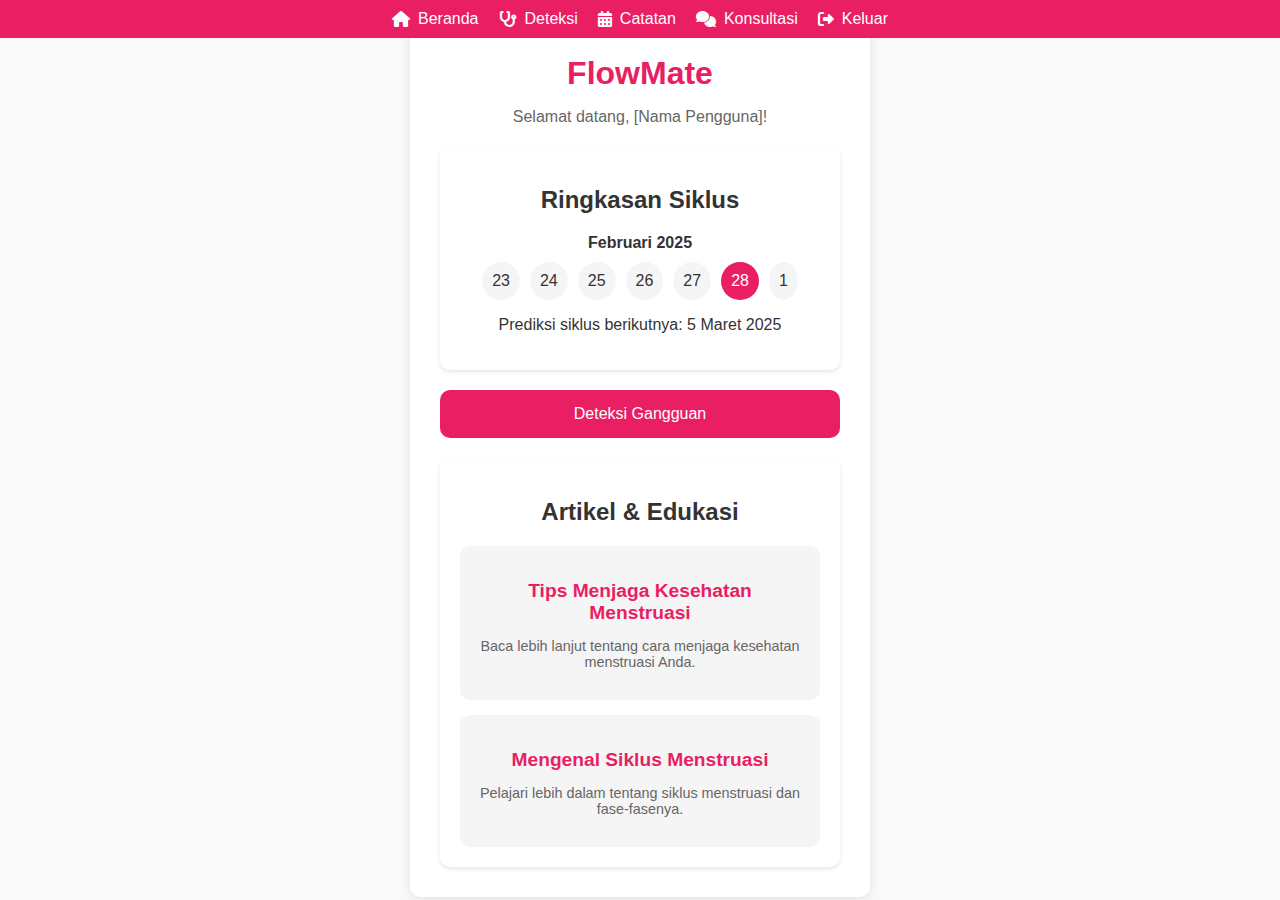
<file: index.html>
<!DOCTYPE html>
<html lang="en">
<head>
  <meta charset="UTF-8">
  <meta name="viewport" content="width=device-width, initial-scale=1.0">
  <title>FlowMate - Beranda</title>
  <link rel="stylesheet" href="styles.css">
  <link rel="stylesheet" href="https://cdnjs.cloudflare.com/ajax/libs/font-awesome/6.0.0-beta3/css/all.min.css">
</head>
<body>
  <div class="container">
    <nav>
        <div class="menu-icon" id="menu-icon">
          <i class="fas fa-bars"></i> <!-- Ikon strip tiga -->
        </div>
        <ul class="nav-links" id="nav-links">
          <li><a href="index.html"><i class="fas fa-home"></i> Beranda</a></li>
          <li><a href="detection.html"><i class="fas fa-stethoscope"></i> Deteksi</a></li>
          <li><a href="tracking.html"><i class="fas fa-calendar-alt"></i> Catatan</a></li>
          <li><a href="consultation.html"><i class="fas fa-comments"></i> Konsultasi</a></li>
          <li><a href="login.html"><i class="fas fa-sign-out-alt"></i> Keluar</a></li>
        </ul>
      </nav>

    <header>
      <h1>FlowMate</h1>
      <p>Selamat datang, [Nama Pengguna]!</p>
    </header>

    <section class="cycle-summary">
      <h2>Ringkasan Siklus</h2>
      <div class="calendar">
        <div class="calendar-header">
          <span>Februari 2025</span>
        </div>
        <div class="calendar-dates">
          <span>23</span>
          <span>24</span>
          <span>25</span>
          <span>26</span>
          <span>27</span>
          <span class="active">28</span>
          <span>1</span>
        </div>
      </div>
      <p>Prediksi siklus berikutnya: 5 Maret 2025</p>
    </section>

    <button class="detection-button">Deteksi Gangguan</button>

    <section class="articles">
      <h2>Artikel & Edukasi</h2>
      <div class="article-list">
        <div class="article">
          <h3>Tips Menjaga Kesehatan Menstruasi</h3>
          <p>Baca lebih lanjut tentang cara menjaga kesehatan menstruasi Anda.</p>
        </div>
        <div class="article">
          <h3>Mengenal Siklus Menstruasi</h3>
          <p>Pelajari lebih dalam tentang siklus menstruasi dan fase-fasenya.</p>
        </div>
      </div>
    </section>
  </div>
  <script src="script.js"></script>
</body>
</html>
</file>
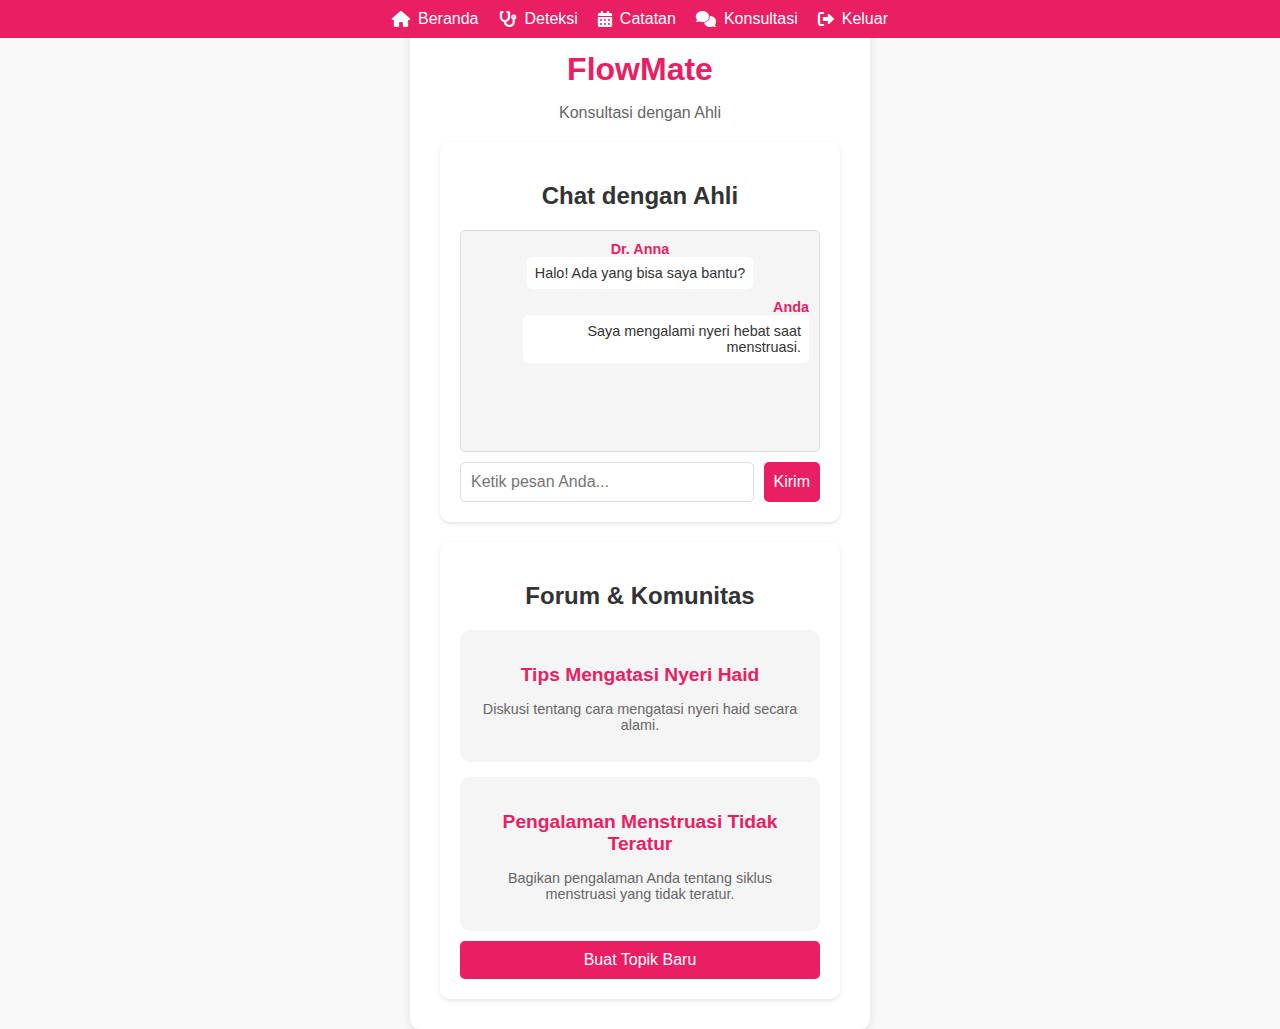
<file: consultation.html>
<!DOCTYPE html>
<html lang="en">
<head>
  <meta charset="UTF-8">
  <meta name="viewport" content="width=device-width, initial-scale=1.0">
  <title>FlowMate - Konsultasi</title>
  <link rel="stylesheet" href="styles.css">
  <link rel="stylesheet" href="https://cdnjs.cloudflare.com/ajax/libs/font-awesome/6.0.0-beta3/css/all.min.css">
</head>
<body>
  <div class="container">
    <nav>
      <div class="menu-icon" id="menu-icon">
        <i class="fas fa-bars"></i> <!-- Ikon strip tiga -->
      </div>
      <ul class="nav-links" id="nav-links">
        <li><a href="index.html"><i class="fas fa-home"></i> Beranda</a></li>
        <li><a href="detection.html"><i class="fas fa-stethoscope"></i> Deteksi</a></li>
        <li><a href="tracking.html"><i class="fas fa-calendar-alt"></i> Catatan</a></li>
        <li><a href="consultation.html"><i class="fas fa-comments"></i> Konsultasi</a></li>
        <li><a href="login.html"><i class="fas fa-sign-out-alt"></i> Keluar</a></li>
      </ul>
    </nav>
    <header>
      <h1>FlowMate</h1>
      <p>Konsultasi dengan Ahli</p>
    </header>

    <section class="chat-section">
      <h2>Chat dengan Ahli</h2>
      <div class="chat-box">
        <div class="chat-messages">
          <div class="message">
            <p class="sender">Dr. Anna</p>
            <p class="text">Halo! Ada yang bisa saya bantu?</p>
          </div>
          <div class="message user">
            <p class="sender">Anda</p>
            <p class="text">Saya mengalami nyeri hebat saat menstruasi.</p>
          </div>
        </div>
        <div class="chat-input">
          <input type="text" placeholder="Ketik pesan Anda..." id="chat-input">
          <button id="send-button">Kirim</button>
        </div>
      </div>
    </section>

    <section class="forum-section">
      <h2>Forum & Komunitas</h2>
      <div class="forum-topics">
        <div class="topic">
          <h3>Tips Mengatasi Nyeri Haid</h3>
          <p>Diskusi tentang cara mengatasi nyeri haid secara alami.</p>
        </div>
        <div class="topic">
          <h3>Pengalaman Menstruasi Tidak Teratur</h3>
          <p>Bagikan pengalaman Anda tentang siklus menstruasi yang tidak teratur.</p>
        </div>
      </div>
      <button class="new-topic-button">Buat Topik Baru</button>
    </section>
  </div>

  <script src="consultation.js"></script>
</body>
</html>
</file>
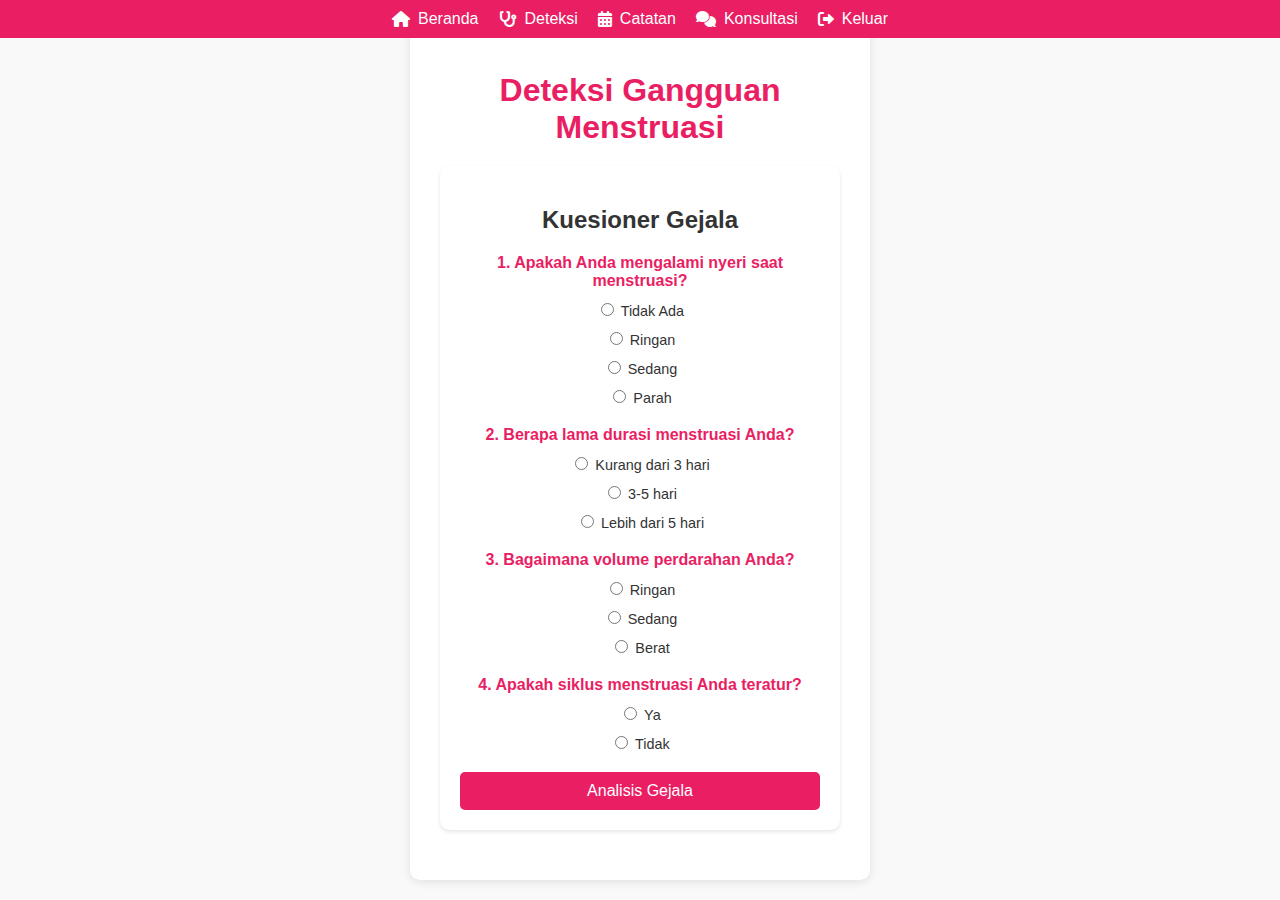
<file: detection.html>
<!DOCTYPE html>
<html lang="en">
<head>
  <meta charset="UTF-8">
  <meta name="viewport" content="width=device-width, initial-scale=1.0">
  <title>FlowMate - Deteksi Gangguan</title>
  <link rel="stylesheet" href="styles.css">
  <link rel="stylesheet" href="https://cdnjs.cloudflare.com/ajax/libs/font-awesome/6.0.0-beta3/css/all.min.css">
</head>
<body>
  <nav>
    <div class="menu-icon" id="menu-icon">
      <i class="fas fa-bars"></i>
    </div>
    <ul class="nav-links" id="nav-links">
      <li><a href="index.html"><i class="fas fa-home"></i> Beranda</a></li>
      <li><a href="detection.html"><i class="fas fa-stethoscope"></i> Deteksi</a></li>
      <li><a href="tracking.html"><i class="fas fa-calendar-alt"></i> Catatan</a></li>
      <li><a href="consultation.html"><i class="fas fa-comments"></i> Konsultasi</a></li>
      <li><a href="login.html"><i class="fas fa-sign-out-alt"></i> Keluar</a></li>
    </ul>
  </nav>

  <div class="container">
    <header>
      <h1>Deteksi Gangguan Menstruasi</h1>
    </header>

    <section class="questionnaire">
      <h2>Kuesioner Gejala</h2>
      <form id="symptoms-form">
        <div class="question">
          <p>1. Apakah Anda mengalami nyeri saat menstruasi?</p>
          <label><input type="radio" name="pain" value="0"> Tidak Ada</label>
          <label><input type="radio" name="pain" value="1"> Ringan</label>
          <label><input type="radio" name="pain" value="2"> Sedang</label>
          <label><input type="radio" name="pain" value="3"> Parah</label>
        </div>

        <div class="question">
          <p>2. Berapa lama durasi menstruasi Anda?</p>
          <label><input type="radio" name="duration" value="0"> Kurang dari 3 hari</label>
          <label><input type="radio" name="duration" value="1"> 3-5 hari</label>
          <label><input type="radio" name="duration" value="2"> Lebih dari 5 hari</label>
        </div>

        <div class="question">
          <p>3. Bagaimana volume perdarahan Anda?</p>
          <label><input type="radio" name="flow" value="0"> Ringan</label>
          <label><input type="radio" name="flow" value="1"> Sedang</label>
          <label><input type="radio" name="flow" value="2"> Berat</label>
        </div>

        <div class="question">
          <p>4. Apakah siklus menstruasi Anda teratur?</p>
          <label><input type="radio" name="regularity" value="0"> Ya</label>
          <label><input type="radio" name="regularity" value="1"> Tidak</label>
        </div>

        <button type="submit" class="submit-button">Analisis Gejala</button>
      </form>
    </section>

    <section class="analysis hidden">
      <h2>Analisis Gejala</h2>
      <div class="result">
        <p id="analysis-result"></p>
      </div>
      <button class="recommendation-button">Lihat Rekomendasi</button>
    </section>

    <section class="recommendation hidden">
      <h2>Rekomendasi</h2>
      <div class="recommendation-content">
        <p id="recommendation-text"></p>
        <button class="consult-button">Konsultasi dengan Dokter</button>
      </div>
    </section>
  </div>

  <script src="detection.js"></script>
</body>
</html>
</file>
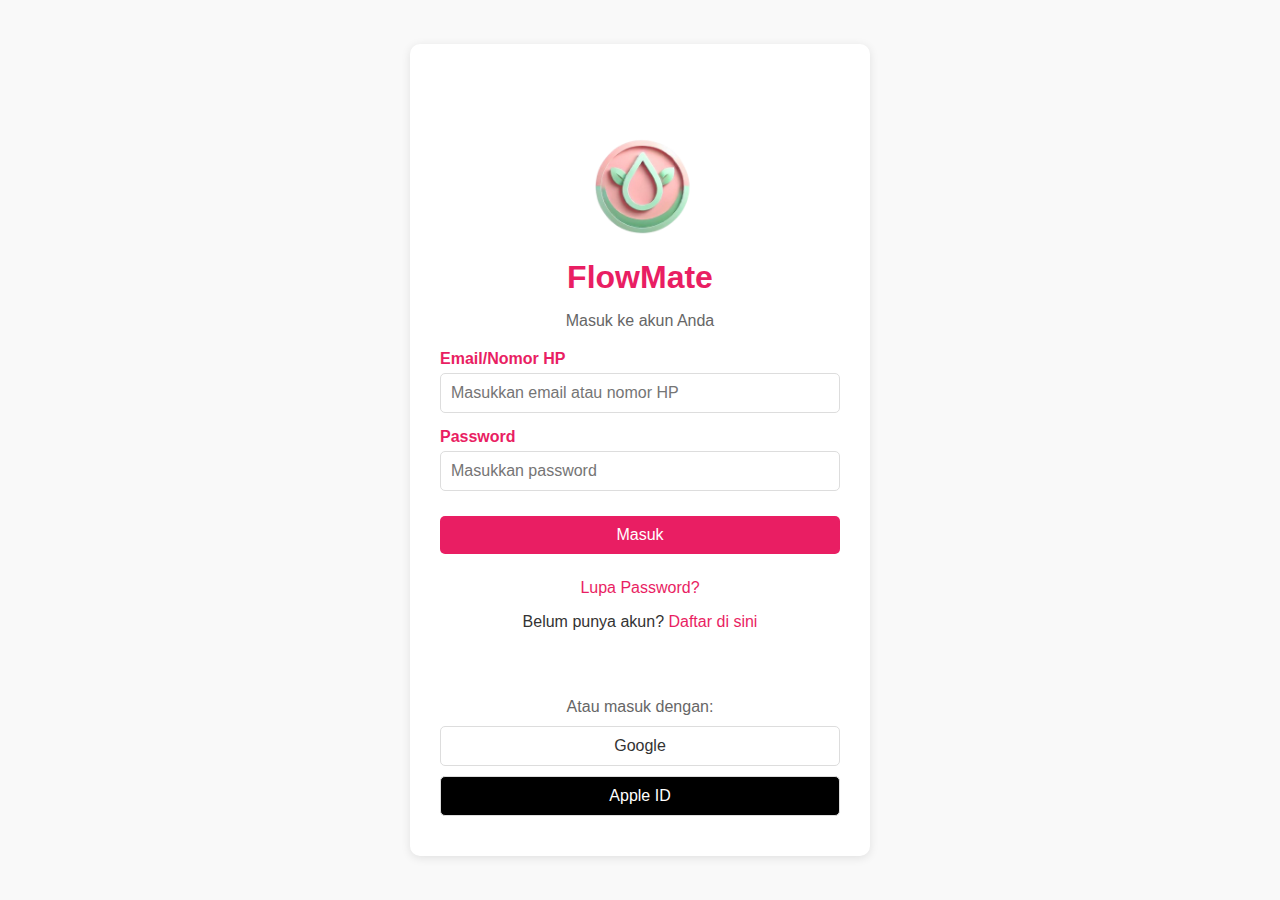
<file: login.html>
<!DOCTYPE html>
<html lang="en">
<head>
  <meta charset="UTF-8">
  <meta name="viewport" content="width=device-width, initial-scale=1.0">
  <title>FlowMate - Login</title>
  <link rel="stylesheet" href="styleslogin.css">
  <link rel="stylesheet" href="https://cdnjs.cloudflare.com/ajax/libs/font-awesome/6.0.0-beta3/css/all.min.css">
</head>
<body>
  <div class="auth-container">
    <header>
      <!-- Tambahkan logo di sini -->
      <img src="logo.png" alt="FlowMate Logo" class="logo">
      <h1>FlowMate</h1>
      <p>Masuk ke akun Anda</p>
    </header>

    <form class="auth-form">
      <div class="input-group">
        <label for="email">Email/Nomor HP</label>
        <input type="text" id="email" name="email" placeholder="Masukkan email atau nomor HP" required>
      </div>

      <div class="input-group">
        <label for="password">Password</label>
        <input type="password" id="password" name="password" placeholder="Masukkan password" required>
      </div>

      <button type="submit" class="auth-button">Masuk</button>

      <div class="auth-links">
        <a href="#">Lupa Password?</a>
        <p>Belum punya akun? <a href="register.html">Daftar di sini</a></p>
      </div>

      <div class="social-login">
        <p>Atau masuk dengan:</p>
        <button type="button" class="social-button google">Google</button>
        <button type="button" class="social-button apple">Apple ID</button>
      </div>
    </form>
  </div>
</body>
</html>
</file>
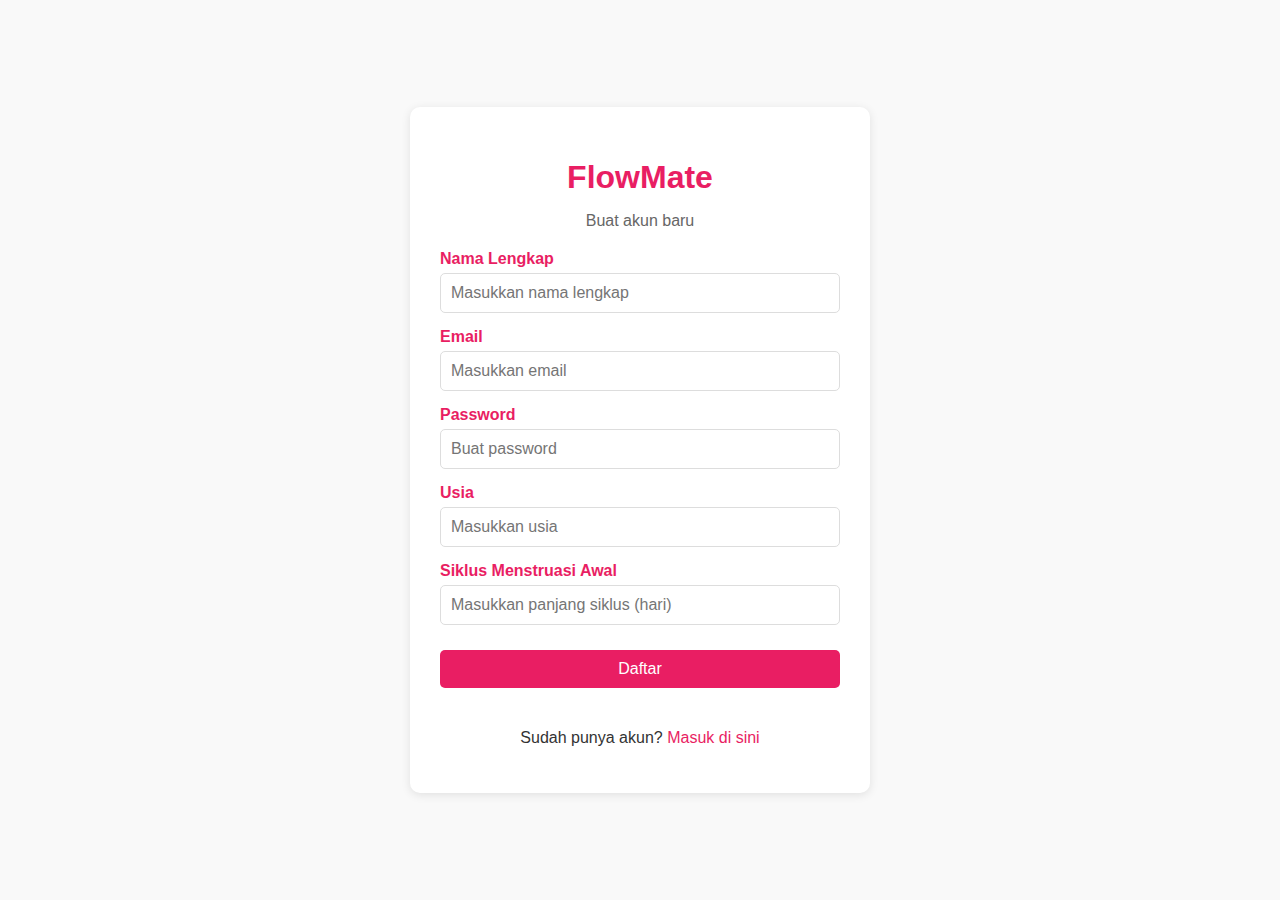
<file: register.html>
<!DOCTYPE html>
<html lang="en">
<head>
  <meta charset="UTF-8">
  <meta name="viewport" content="width=device-width, initial-scale=1.0">
  <title>FlowMate - Registrasi</title>
  <link rel="stylesheet" href="styleslogin.css">
  <link rel="stylesheet" href="https://cdnjs.cloudflare.com/ajax/libs/font-awesome/6.0.0-beta3/css/all.min.css">
</head>
<body>
  <div class="auth-container">
    <header>
      <h1>FlowMate</h1>
      <p>Buat akun baru</p>
    </header>

    <form class="auth-form">
      <div class="input-group">
        <label for="name">Nama Lengkap</label>
        <input type="text" id="name" name="name" placeholder="Masukkan nama lengkap" required>
      </div>

      <div class="input-group">
        <label for="email">Email</label>
        <input type="email" id="email" name="email" placeholder="Masukkan email" required>
      </div>

      <div class="input-group">
        <label for="password">Password</label>
        <input type="password" id="password" name="password" placeholder="Buat password" required>
      </div>

      <div class="input-group">
        <label for="age">Usia</label>
        <input type="number" id="age" name="age" placeholder="Masukkan usia" required>
      </div>

      <div class="input-group">
        <label for="cycle">Siklus Menstruasi Awal</label>
        <input type="number" id="cycle" name="cycle" placeholder="Masukkan panjang siklus (hari)" required>
      </div>

      <button type="submit" class="auth-button">Daftar</button>

      <div class="auth-links">
        <p>Sudah punya akun? <a href="login.html">Masuk di sini</a></p>
      </div>
    </form>
  </div>
</body>
</html>
</file>
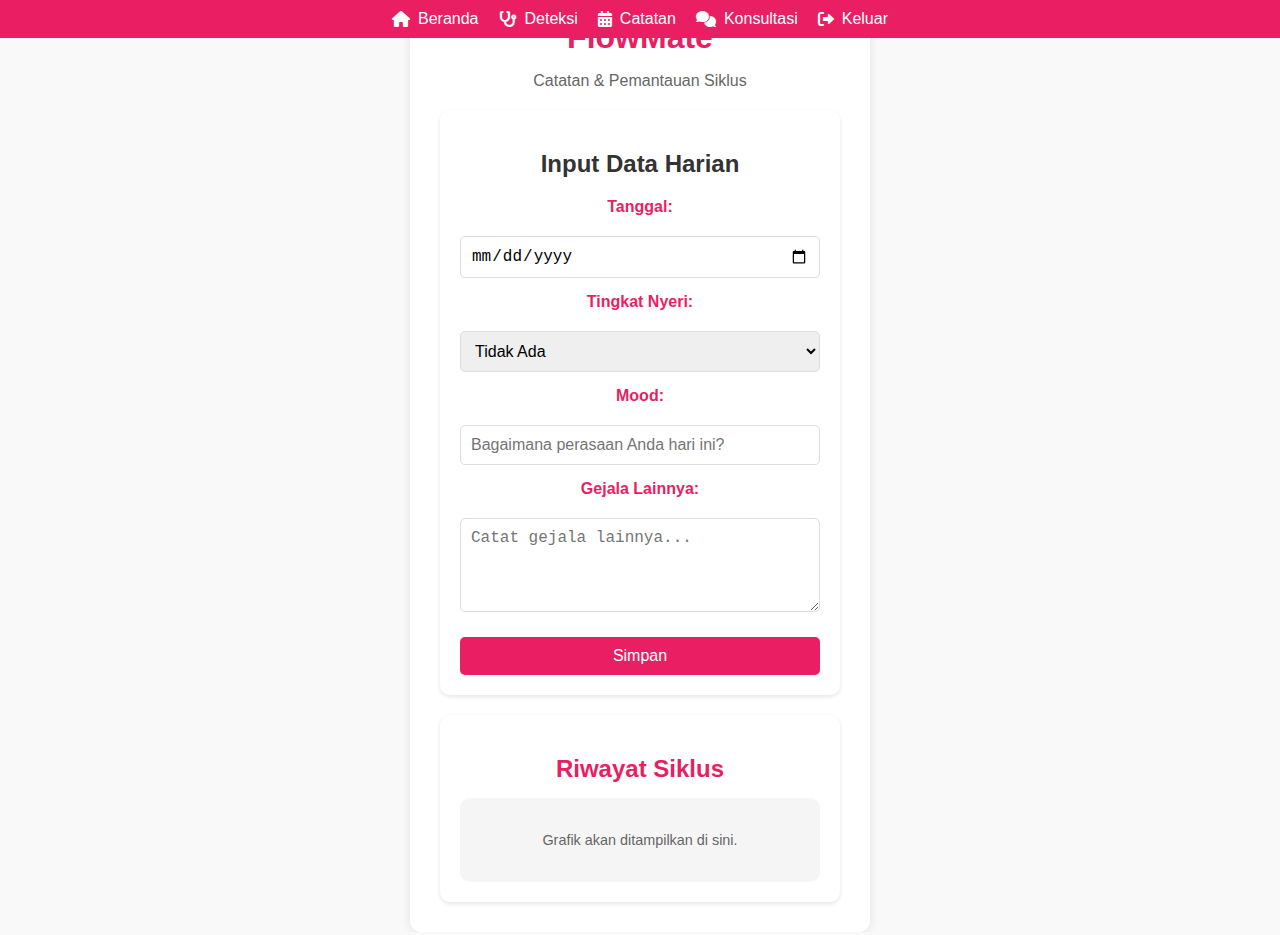
<file: tracking.html>
<!DOCTYPE html>
<html lang="en">
<head>
  <meta charset="UTF-8">
  <meta name="viewport" content="width=device-width, initial-scale=1.0">
  <title>FlowMate - Catatan Siklus</title>
  <link rel="stylesheet" href="stylescatatan.css">
  <link rel="stylesheet" href="https://cdnjs.cloudflare.com/ajax/libs/font-awesome/6.0.0-beta3/css/all.min.css">
</head>
<body>
  <div class="container">
    <nav>
      <div class="menu-icon" id="menu-icon">
        <i class="fas fa-bars"></i> <!-- Ikon strip tiga -->
      </div>
      <ul class="nav-links" id="nav-links">
        <li><a href="index.html"><i class="fas fa-home"></i> Beranda</a></li>
        <li><a href="detection.html"><i class="fas fa-stethoscope"></i> Deteksi</a></li>
        <li><a href="tracking.html"><i class="fas fa-calendar-alt"></i> Catatan</a></li>
        <li><a href="consultation.html"><i class="fas fa-comments"></i> Konsultasi</a></li>
        <li><a href="login.html"><i class="fas fa-sign-out-alt"></i> Keluar</a></li>
      </ul>
    </nav>
    <header>
      <h1>FlowMate</h1>
      <p>Catatan & Pemantauan Siklus</p>
    </header>

    <section class="daily-input">
      <h2>Input Data Harian</h2>
      <form>
        <label for="date">Tanggal:</label>
        <input type="date" id="date" name="date" required>

        <label for="pain-level">Tingkat Nyeri:</label>
        <select id="pain-level" name="pain-level">
          <option value="0">Tidak Ada</option>
          <option value="1">Ringan</option>
          <option value="2">Sedang</option>
          <option value="3">Parah</option>
        </select>

        <label for="mood">Mood:</label>
        <input type="text" id="mood" name="mood" placeholder="Bagaimana perasaan Anda hari ini?">

        <label for="symptoms">Gejala Lainnya:</label>
        <textarea id="symptoms" name="symptoms" rows="4" placeholder="Catat gejala lainnya..."></textarea>

        <button type="submit">Simpan</button>
      </form>
    </section>

    <section class="history">
      <h2>Riwayat Siklus</h2>
      <div class="chart">
        <!-- Placeholder untuk grafik -->
        <p>Grafik akan ditampilkan di sini.</p>
      </div>
    </section>
  </div>
</body>
</html>
</file>
<file: styles.css>
/* General Styles */
body {
    font-family: 'Roboto', sans-serif;
    background-color: #f9f9f9;
    color: #333;
    margin: 0;
    padding: 0;
    display: flex;
    justify-content: center;
    align-items: center;
    min-height: 100vh;
  }
  
  .container {
    background-color: #fff;
    padding: 30px;
    border-radius: 10px;
    box-shadow: 0 2px 10px rgba(0, 0, 0, 0.1);
    width: 100%;
    max-width: 400px;
    text-align: center;
  }
  
/* Navigation Styles */
nav {
    background-color: #e91e63;
    padding: 10px 20px;
    position: fixed;
    top: 0;
    left: 0;
    right: 0;
    z-index: 1000;
    display: flex;
    justify-content: center; /* Navbar di tengah */
    align-items: center;
  }
  
  .menu-icon {
    font-size: 1.5rem;
    color: #fff;
    cursor: pointer;
    display: none; /* Sembunyikan ikon di desktop */
  }
  
  .nav-links {
    list-style: none;
    display: flex;
    gap: 20px;
    margin: 0;
    padding: 0;
  }
  
  .nav-links li a {
    color: #fff;
    text-decoration: none;
    font-size: 1rem;
    display: flex;
    align-items: center;
    gap: 8px;
  }
  
  .nav-links li a:hover {
    color: #f5f5f5;
  }
  
  /* Responsive Styles untuk Mobile */
  @media (max-width: 768px) {
    .menu-icon {
      display: block; /* Tampilkan ikon di mobile */
    }
  
    .nav-links {
      display: none; /* Sembunyikan menu di mobile */
      flex-direction: column;
      background-color: #e91e63;
      position: absolute;
      top: 50px;
      left: 50%; /* Posisi menu di tengah */
      transform: translateX(-50%); /* Geser ke tengah */
      border-radius: 5px;
      padding: 10px;
      box-shadow: 0 2px 10px rgba(0, 0, 0, 0.1);
      width: 200px; /* Lebar menu saat muncul */
    }
  
    .nav-links.active {
      display: flex; /* Tampilkan menu saat aktif */
    }
  
    .nav-links li {
      margin: 10px 0; /* Jarak antar item menu */
    }
  
    .nav-links li a {
      font-size: 0.9rem; /* Ukuran font lebih kecil di mobile */
    }
  }
  
  /* Header Styles */
  header {
    text-align: center;
    margin-bottom: 20px;
  }
  
  header h1 {
    color: #e91e63;
    font-size: 2rem;
    margin-bottom: 10px;
  }
  
  header p {
    color: #666;
    margin-bottom: 20px;
  }
  
  /* Logo Styles */
  .logo {
    width: 80px; /* Sesuaikan ukuran logo */
    height: auto; /* Biarkan tinggi menyesuaikan proporsi */
    margin-bottom: 15px; /* Jarak antara logo dan teks */
  }
  
  /* Auth Form Styles */
  .auth-form {
    display: flex;
    flex-direction: column;
    gap: 15px;
  }
  
  .input-group {
    display: flex;
    flex-direction: column;
    text-align: left;
  }
  
  .input-group label {
    font-weight: bold;
    color: #e91e63;
    margin-bottom: 5px;
  }
  
  .input-group input {
    padding: 10px;
    border: 1px solid #ddd;
    border-radius: 5px;
    font-size: 1rem;
  }
  
  .auth-button {
    padding: 10px;
    background-color: #e91e63;
    color: #fff;
    border: none;
    border-radius: 5px;
    font-size: 1rem;
    cursor: pointer;
    margin-top: 10px;
  }
  
  .auth-button:hover {
    background-color: #d81b60;
  }
  
  .auth-links {
    margin-top: 10px;
  }
  
  .auth-links a {
    color: #e91e63;
    text-decoration: none;
  }
  
  .auth-links a:hover {
    text-decoration: underline;
  }
  
  /* Social Login Styles */
  .social-login {
    margin-top: 20px;
  }
  
  .social-login p {
    color: #666;
    margin-bottom: 10px;
  }
  
  .social-button {
    padding: 10px;
    border: 1px solid #ddd;
    border-radius: 5px;
    font-size: 1rem;
    cursor: pointer;
    width: 100%;
    margin-bottom: 10px;
    display: flex;
    align-items: center;
    justify-content: center;
    gap: 10px;
  }
  
  .social-button.google {
    background-color: #fff;
    color: #333;
  }
  
  .social-button.apple {
    background-color: #000;
    color: #fff;
  }
  
  .social-button:hover {
    opacity: 0.9;
  }
  
  /* Cycle Summary Section */
  .cycle-summary {
    background-color: #fff;
    padding: 20px;
    border-radius: 10px;
    box-shadow: 0 2px 4px rgba(0, 0, 0, 0.1);
    margin-bottom: 20px;
  }
  
  .calendar {
    display: flex;
    flex-direction: column;
    align-items: center;
  }
  
  .calendar-header {
    font-weight: bold;
    margin-bottom: 10px;
  }
  
  .calendar-dates {
    display: flex;
    gap: 10px;
  }
  
  .calendar-dates span {
    padding: 10px;
    border-radius: 50%;
    background-color: #f5f5f5;
  }
  
  .calendar-dates .active {
    background-color: #e91e63;
    color: #fff;
  }
  
  /* Detection Button */
  .detection-button {
    display: block;
    width: 100%;
    padding: 15px;
    background-color: #e91e63;
    color: #fff;
    border: none;
    border-radius: 10px;
    font-size: 1rem;
    cursor: pointer;
    margin-bottom: 20px;
  }
  
  .detection-button:hover {
    background-color: #d81b60;
  }
  
  /* Articles Section */
  .articles {
    background-color: #fff;
    padding: 20px;
    border-radius: 10px;
    box-shadow: 0 2px 4px rgba(0, 0, 0, 0.1);
  }
  
  .article-list {
    display: flex;
    flex-direction: column;
    gap: 15px;
  }
  
  .article {
    background-color: #f5f5f5;
    padding: 15px;
    border-radius: 10px;
  }
  
  .article h3 {
    color: #e91e63;
    font-size: 1.2rem;
    margin-bottom: 10px;
  }
  
  .article p {
    color: #666;
    font-size: 0.9rem;
  }
  
  /* Daily Input Section */
  .daily-input {
    background-color: #fff;
    padding: 20px;
    border-radius: 10px;
    box-shadow: 0 2px 4px rgba(0, 0, 0, 0.1);
    margin-bottom: 20px;
  }
  
  .daily-input form {
    display: flex;
    flex-direction: column;
    gap: 15px;
  }
  
  .daily-input label {
    font-weight: bold;
    color: #e91e63;
    margin-bottom: 5px;
  }
  
  .daily-input input, .daily-input select, .daily-input textarea {
    padding: 10px;
    border: 1px solid #ddd;
    border-radius: 5px;
    font-size: 1rem;
  }
  
  .daily-input button {
    padding: 10px;
    background-color: #e91e63;
    color: #fff;
    border: none;
    border-radius: 5px;
    font-size: 1rem;
    cursor: pointer;
    margin-top: 10px;
  }
  
  .daily-input button:hover {
    background-color: #d81b60;
  }
  
  /* History Section */
  .history {
    background-color: #fff;
    padding: 20px;
    border-radius: 10px;
    box-shadow: 0 2px 4px rgba(0, 0, 0, 0.1);
  }
  
  .history h2 {
    color: #e91e63;
    font-size: 1.5rem;
    margin-bottom: 15px;
  }
  
  .chart {
    background-color: #f5f5f5;
    padding: 20px;
    border-radius: 10px;
    text-align: center;
    color: #666;
  }
  
  .chart p {
    font-size: 0.9rem;
  }
  
  /* Questionnaire Section */
  .questionnaire {
    background-color: #fff;
    padding: 20px;
    border-radius: 10px;
    box-shadow: 0 2px 4px rgba(0, 0, 0, 0.1);
    margin-bottom: 20px;
  }
  
  .question {
    margin-bottom: 20px;
  }
  
  .question p {
    font-weight: bold;
    color: #e91e63;
    font-size: 1rem;
    margin-bottom: 10px;
  }
  
  .question label {
    display: block;
    margin-bottom: 10px;
    font-size: 0.9rem;
  }
  
  .submit-button {
    padding: 10px;
    background-color: #e91e63;
    color: #fff;
    border: none;
    border-radius: 5px;
    font-size: 1rem;
    cursor: pointer;
    width: 100%;
  }
  
  .submit-button:hover {
    background-color: #d81b60;
  }
  
  /* Analysis Section */
  .analysis {
    background-color: #fff;
    padding: 20px;
    border-radius: 10px;
    box-shadow: 0 2px 4px rgba(0, 0, 0, 0.1);
    margin-bottom: 20px;
  }
  
  .analysis.hidden {
    display: none;
  }
  
  .result p {
    color: #666;
    font-size: 0.9rem;
  }
  
  .recommendation-button {
    padding: 10px;
    background-color: #e91e63;
    color: #fff;
    border: none;
    border-radius: 5px;
    font-size: 1rem;
    cursor: pointer;
    width: 100%;
    margin-top: 10px;
  }
  
  .recommendation-button:hover {
    background-color: #d81b60;
  }
  
  /* Recommendation Section */
  .recommendation {
    background-color: #fff;
    padding: 20px;
    border-radius: 10px;
    box-shadow: 0 2px 4px rgba(0, 0, 0, 0.1);
    margin-bottom: 20px;
  }
  
  .recommendation.hidden {
    display: none;
  }
  
  .recommendation-content p {
    color: #666;
    font-size: 0.9rem;
  }
  
  .consult-button {
    padding: 10px;
    background-color: #e91e63;
    color: #fff;
    border: none;
    border-radius: 5px;
    font-size: 1rem;
    cursor: pointer;
    width: 100%;
    margin-top: 10px;
  }
  
  .consult-button:hover {
    background-color: #d81b60;
  }
  
  /* Chat Section */
  .chat-section {
    background-color: #fff;
    padding: 20px;
    border-radius: 10px;
    box-shadow: 0 2px 4px rgba(0, 0, 0, 0.1);
    margin-bottom: 20px;
  }
  
  .chat-box {
    display: flex;
    flex-direction: column;
    gap: 10px;
  }
  
  .chat-messages {
    height: 200px;
    overflow-y: auto;
    border: 1px solid #ddd;
    border-radius: 5px;
    padding: 10px;
    background-color: #f5f5f5;
  }
  
  .message {
    margin-bottom: 10px;
  }
  
  .message.user {
    text-align: right;
  }
  
  .message p {
    margin: 0;
  }
  
  .message .sender {
    font-weight: bold;
    color: #e91e63;
    font-size: 0.9rem;
  }
  
  .message .text {
    background-color: #fff;
    padding: 8px;
    border-radius: 5px;
    display: inline-block;
    max-width: 80%;
    font-size: 0.9rem;
  }
  
  .chat-input {
    display: flex;
    gap: 10px;
  }
  
  .chat-input input {
    flex: 1;
    padding: 10px;
    border: 1px solid #ddd;
    border-radius: 5px;
    font-size: 1rem;
  }
  
  .chat-input button {
    padding: 10px;
    background-color: #e91e63;
    color: #fff;
    border: none;
    border-radius: 5px;
    font-size: 1rem;
    cursor: pointer;
  }
  
  .chat-input button:hover {
    background-color: #d81b60;
  }
  
  /* Forum Section */
  .forum-section {
    background-color: #fff;
    padding: 20px;
    border-radius: 10px;
    box-shadow: 0 2px 4px rgba(0, 0, 0, 0.1);
  }
  
  .forum-topics {
    display: flex;
    flex-direction: column;
    gap: 15px;
  }
  
  .topic {
    background-color: #f5f5f5;
    padding: 15px;
    border-radius: 10px;
  }
  
  .topic h3 {
    color: #e91e63;
    font-size: 1.2rem;
    margin-bottom: 10px;
  }
  
  .topic p {
    color: #666;
    font-size: 0.9rem;
  }
  
  .new-topic-button {
    padding: 10px;
    background-color: #e91e63;
    color: #fff;
    border: none;
    border-radius: 5px;
    font-size: 1rem;
    cursor: pointer;
    width: 100%;
    margin-top: 10px;
  }
  
  .new-topic-button:hover {
    background-color: #d81b60;
  }
</file>
<file: styleslogin.css>
/* General Styles */
body {
  font-family: 'Roboto', sans-serif;
  background-color: #f9f9f9;
  color: #333;
  margin: 0;
  padding: 0;
  display: flex;
  justify-content: center;
  align-items: center;
  height: 100vh;
}

.auth-container {
  background-color: #fff;
  padding: 30px;
  border-radius: 10px;
  box-shadow: 0 2px 10px rgba(0, 0, 0, 0.1);
  width: 100%;
  max-width: 400px;
  text-align: center;
}

/* Logo Styles */
.logo {
  width: 230px; /* Sesuaikan ukuran logo */
  height: auto; /* Biarkan tinggi menyesuaikan proporsi */
  margin-bottom: -70px; /* Jarak antara logo dan teks */
}

header h1 {
  color: #e91e63;
  font-size: 2rem;
  margin-bottom: 10px;
}

header p {
  color: #666;
  margin-bottom: 20px;
}

/* Auth Form Styles */
.auth-form {
  display: flex;
  flex-direction: column;
  gap: 15px;
}

.input-group {
  display: flex;
  flex-direction: column;
  text-align: left;
}

.input-group label {
  font-weight: bold;
  color: #e91e63;
  margin-bottom: 5px;
}

.input-group input {
  padding: 10px;
  border: 1px solid #ddd;
  border-radius: 5px;
  font-size: 1rem;
}

.auth-button {
  padding: 10px;
  background-color: #e91e63;
  color: #fff;
  border: none;
  border-radius: 5px;
  font-size: 1rem;
  cursor: pointer;
  margin-top: 10px;
}

.auth-button:hover {
  background-color: #d81b60;
}

.auth-links {
  margin-top: 10px;
}

.auth-links a {
  color: #e91e63;
  text-decoration: none;
}

.auth-links a:hover {
  text-decoration: underline;
}

/* Social Login Styles */
.social-login {
  margin-top: 20px;
}

.social-login p {
  color: #666;
  margin-bottom: 10px;
}

.social-button {
  padding: 10px;
  border: 1px solid #ddd;
  border-radius: 5px;
  font-size: 1rem;
  cursor: pointer;
  width: 100%;
  margin-bottom: 10px;
  display: flex;
  align-items: center;
  justify-content: center;
  gap: 10px;
}

.social-button.google {
  background-color: #fff;
  color: #333;
}

.social-button.apple {
  background-color: #000;
  color: #fff;
}

.social-button:hover {
  opacity: 0.9;
}
</file>
<file: stylescatatan.css>
/* General Styles */
body {
    font-family: 'Roboto', sans-serif;
    background-color: #f9f9f9;
    color: #333;
    margin: 0;
    padding: 0;
    display: flex;
    justify-content: center;
    align-items: center;
    height: 100vh;
  }
  
  .container {
    background-color: #fff;
    padding: 30px;
    border-radius: 10px;
    box-shadow: 0 2px 10px rgba(0, 0, 0, 0.1);
    width: 100%;
    max-width: 400px;
    text-align: center;
  }

  /* Navigation Styles */
nav {
  background-color: #e91e63;
  padding: 10px 20px;
  position: fixed;
  top: 0;
  left: 0;
  right: 0;
  z-index: 1000;
  display: flex;
  justify-content: center; /* Navbar di tengah */
  align-items: center;
}

.menu-icon {
  font-size: 1.5rem;
  color: #fff;
  cursor: pointer;
  display: none; /* Sembunyikan ikon di desktop */
}

.nav-links {
  list-style: none;
  display: flex;
  gap: 20px;
  margin: 0;
  padding: 0;
}

.nav-links li a {
  color: #fff;
  text-decoration: none;
  font-size: 1rem;
  display: flex;
  align-items: center;
  gap: 8px;
}

.nav-links li a:hover {
  color: #f5f5f5;
}

/* Responsive Styles untuk Mobile */
@media (max-width: 768px) {
  .menu-icon {
    display: block; /* Tampilkan ikon di mobile */
  }

  .nav-links {
    display: none; /* Sembunyikan menu di mobile */
    flex-direction: column;
    background-color: #e91e63;
    position: absolute;
    top: 50px;
    left: 50%; /* Posisi menu di tengah */
    transform: translateX(-50%); /* Geser ke tengah */
    border-radius: 5px;
    padding: 10px;
    box-shadow: 0 2px 10px rgba(0, 0, 0, 0.1);
    width: 200px; /* Lebar menu saat muncul */
  }

  .nav-links.active {
    display: flex; /* Tampilkan menu saat aktif */
  }

  .nav-links li {
    margin: 10px 0; /* Jarak antar item menu */
  }

  .nav-links li a {
    font-size: 0.9rem; /* Ukuran font lebih kecil di mobile */
  }
}
  
  header {
    text-align: center;
    margin-bottom: 20px;
  }
  
  header h1 {
    color: #e91e63;
    font-size: 2rem;
    margin-bottom: 10px;
  }
  
  header p {
    color: #666;
    margin-bottom: 20px;
  }
  
  /* Daily Input Section */
  .daily-input {
    background-color: #fff;
    padding: 20px;
    border-radius: 10px;
    box-shadow: 0 2px 4px rgba(0, 0, 0, 0.1);
    margin-bottom: 20px;
  }
  
  .daily-input form {
    display: flex;
    flex-direction: column;
    gap: 15px;
  }
  
  .daily-input label {
    font-weight: bold;
    color: #e91e63;
    margin-bottom: 5px;
  }
  
  .daily-input input, .daily-input select, .daily-input textarea {
    padding: 10px;
    border: 1px solid #ddd;
    border-radius: 5px;
    font-size: 1rem;
  }
  
  .daily-input button {
    padding: 10px;
    background-color: #e91e63;
    color: #fff;
    border: none;
    border-radius: 5px;
    font-size: 1rem;
    cursor: pointer;
    margin-top: 10px;
  }
  
  .daily-input button:hover {
    background-color: #d81b60;
  }
  
  /* History Section */
  .history {
    background-color: #fff;
    padding: 20px;
    border-radius: 10px;
    box-shadow: 0 2px 4px rgba(0, 0, 0, 0.1);
  }
  
  .history h2 {
    color: #e91e63;
    font-size: 1.5rem;
    margin-bottom: 15px;
  }
  
  .chart {
    background-color: #f5f5f5;
    padding: 20px;
    border-radius: 10px;
    text-align: center;
    color: #666;
  }
  
  .chart p {
    font-size: 0.9rem;
  }
</file>
